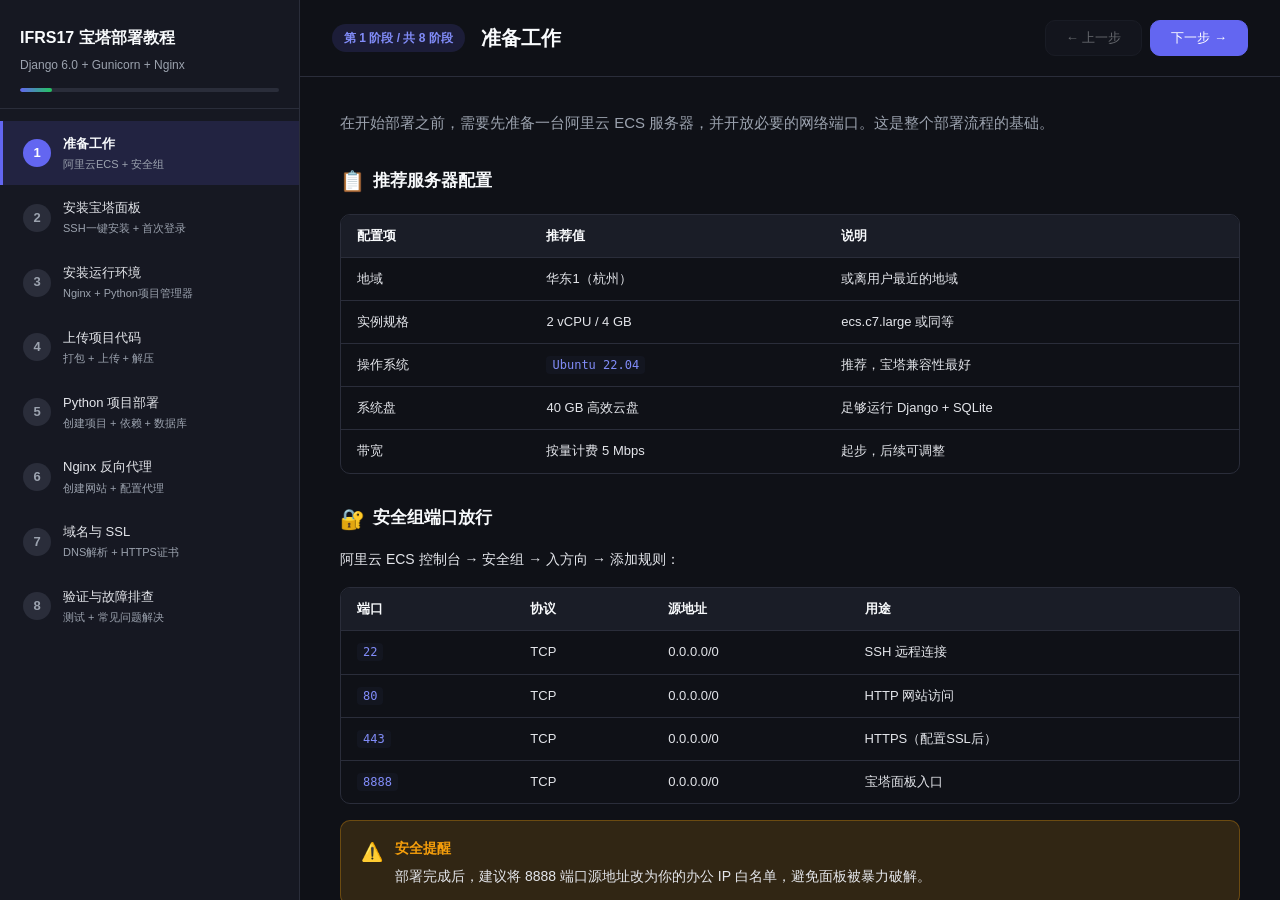
<file: deploy/baota-deploy-tutorial.html>
<!DOCTYPE html>
<html lang="zh-CN">
<head>
<meta charset="UTF-8">
<meta name="viewport" content="width=device-width, initial-scale=1.0">
<title>IFRS17 预测模型系统 — 宝塔面板部署视频教程</title>
<style>
:root {
  --bg: #0f1117;
  --bg-card: #1a1d27;
  --bg-code: #131620;
  --bg-sidebar: #161822;
  --text: #e4e6eb;
  --text-dim: #9ca3af;
  --text-bright: #f8fafc;
  --accent: #6366f1;
  --accent-hover: #818cf8;
  --accent-dim: rgba(99,102,241,0.15);
  --green: #22c55e;
  --green-dim: rgba(34,197,94,0.15);
  --yellow: #f59e0b;
  --yellow-dim: rgba(245,158,11,0.15);
  --red: #ef4444;
  --red-dim: rgba(239,68,68,0.15);
  --blue: #3b82f6;
  --blue-dim: rgba(59,130,246,0.15);
  --border: #2a2d3a;
  --radius: 10px;
}

* { margin: 0; padding: 0; box-sizing: border-box; }

body {
  font-family: -apple-system, BlinkMacSystemFont, 'Segoe UI', 'Microsoft YaHei', sans-serif;
  background: var(--bg);
  color: var(--text);
  line-height: 1.7;
  overflow: hidden;
  height: 100vh;
}

/* Layout */
.app {
  display: flex;
  height: 100vh;
}

/* Sidebar */
.sidebar {
  width: 300px;
  background: var(--bg-sidebar);
  border-right: 1px solid var(--border);
  display: flex;
  flex-direction: column;
  flex-shrink: 0;
  overflow-y: auto;
}

.sidebar-header {
  padding: 24px 20px 16px;
  border-bottom: 1px solid var(--border);
}

.sidebar-header h1 {
  font-size: 16px;
  color: var(--text-bright);
  margin-bottom: 4px;
}

.sidebar-header p {
  font-size: 12px;
  color: var(--text-dim);
}

.progress-bar {
  height: 4px;
  background: var(--border);
  border-radius: 2px;
  margin-top: 12px;
  overflow: hidden;
}

.progress-fill {
  height: 100%;
  background: linear-gradient(90deg, var(--accent), var(--green));
  width: 0%;
  transition: width 0.4s ease;
  border-radius: 2px;
}

.step-list {
  flex: 1;
  padding: 12px 0;
}

.step-item {
  display: flex;
  align-items: center;
  padding: 12px 20px;
  cursor: pointer;
  transition: all 0.2s;
  border-left: 3px solid transparent;
  gap: 12px;
}

.step-item:hover {
  background: rgba(99,102,241,0.08);
}

.step-item.active {
  background: var(--accent-dim);
  border-left-color: var(--accent);
}

.step-item.done .step-num {
  background: var(--green);
  color: #fff;
}

.step-num {
  width: 28px;
  height: 28px;
  border-radius: 50%;
  background: var(--border);
  color: var(--text-dim);
  display: flex;
  align-items: center;
  justify-content: center;
  font-size: 13px;
  font-weight: 600;
  flex-shrink: 0;
  transition: all 0.2s;
}

.step-item.active .step-num {
  background: var(--accent);
  color: #fff;
}

.step-info {
  flex: 1;
  min-width: 0;
}

.step-title {
  font-size: 13px;
  color: var(--text);
  white-space: nowrap;
  overflow: hidden;
  text-overflow: ellipsis;
}

.step-item.active .step-title {
  color: var(--text-bright);
  font-weight: 600;
}

.step-desc {
  font-size: 11px;
  color: var(--text-dim);
  white-space: nowrap;
  overflow: hidden;
  text-overflow: ellipsis;
}

/* Main content */
.main {
  flex: 1;
  display: flex;
  flex-direction: column;
  overflow: hidden;
}

.content-header {
  padding: 20px 32px;
  border-bottom: 1px solid var(--border);
  display: flex;
  align-items: center;
  justify-content: space-between;
  flex-shrink: 0;
}

.content-header-left {
  display: flex;
  align-items: center;
  gap: 16px;
}

.phase-badge {
  background: var(--accent-dim);
  color: var(--accent-hover);
  padding: 4px 12px;
  border-radius: 20px;
  font-size: 12px;
  font-weight: 600;
}

.content-header h2 {
  font-size: 20px;
  color: var(--text-bright);
}

.nav-buttons {
  display: flex;
  gap: 8px;
}

.nav-btn {
  padding: 8px 20px;
  border: 1px solid var(--border);
  background: var(--bg-card);
  color: var(--text);
  border-radius: var(--radius);
  cursor: pointer;
  font-size: 13px;
  transition: all 0.2s;
  display: flex;
  align-items: center;
  gap: 6px;
}

.nav-btn:hover:not(:disabled) {
  border-color: var(--accent);
  color: var(--accent-hover);
}

.nav-btn:disabled {
  opacity: 0.4;
  cursor: not-allowed;
}

.nav-btn.primary {
  background: var(--accent);
  border-color: var(--accent);
  color: #fff;
}

.nav-btn.primary:hover:not(:disabled) {
  background: var(--accent-hover);
}

.content-body {
  flex: 1;
  overflow-y: auto;
  padding: 32px;
}

.content-section {
  max-width: 900px;
  margin: 0 auto;
}

/* Content elements */
.intro-text {
  font-size: 15px;
  color: var(--text-dim);
  margin-bottom: 24px;
  line-height: 1.8;
}

h3 {
  font-size: 17px;
  color: var(--text-bright);
  margin: 28px 0 12px;
  display: flex;
  align-items: center;
  gap: 8px;
}

h3 .icon {
  font-size: 20px;
}

h4 {
  font-size: 14px;
  color: var(--accent-hover);
  margin: 20px 0 8px;
}

p {
  margin-bottom: 12px;
  font-size: 14px;
}

/* Table */
.table-wrap {
  overflow-x: auto;
  margin: 16px 0;
  border-radius: var(--radius);
  border: 1px solid var(--border);
}

table {
  width: 100%;
  border-collapse: collapse;
  font-size: 13px;
}

th {
  background: var(--bg-card);
  color: var(--text-bright);
  padding: 10px 16px;
  text-align: left;
  font-weight: 600;
  border-bottom: 1px solid var(--border);
  white-space: nowrap;
}

td {
  padding: 10px 16px;
  border-bottom: 1px solid var(--border);
  color: var(--text);
}

tr:last-child td {
  border-bottom: none;
}

tr:hover td {
  background: rgba(99,102,241,0.05);
}

td code {
  background: var(--bg-code);
  padding: 2px 6px;
  border-radius: 4px;
  font-size: 12px;
  color: var(--accent-hover);
}

/* Code block */
.code-block {
  background: var(--bg-code);
  border: 1px solid var(--border);
  border-radius: var(--radius);
  margin: 16px 0;
  overflow: hidden;
}

.code-header {
  display: flex;
  align-items: center;
  justify-content: space-between;
  padding: 8px 16px;
  background: rgba(255,255,255,0.03);
  border-bottom: 1px solid var(--border);
}

.code-lang {
  font-size: 12px;
  color: var(--text-dim);
  font-weight: 600;
  text-transform: uppercase;
  letter-spacing: 0.5px;
}

.copy-btn {
  background: transparent;
  border: 1px solid var(--border);
  color: var(--text-dim);
  padding: 4px 12px;
  border-radius: 6px;
  cursor: pointer;
  font-size: 12px;
  transition: all 0.2s;
}

.copy-btn:hover {
  border-color: var(--accent);
  color: var(--accent-hover);
}

.copy-btn.copied {
  border-color: var(--green);
  color: var(--green);
}

.code-block pre {
  padding: 16px;
  overflow-x: auto;
  font-family: 'Fira Code', 'Consolas', 'Monaco', monospace;
  font-size: 13px;
  line-height: 1.6;
  color: #c9d1d9;
}

.code-block .comment { color: #6a9955; }
.code-block .keyword { color: #c678dd; }
.code-block .string { color: #98c379; }
.code-block .number { color: #d19a66; }

/* Alert boxes */
.alert {
  padding: 16px 20px;
  border-radius: var(--radius);
  margin: 16px 0;
  display: flex;
  gap: 12px;
  align-items: flex-start;
  font-size: 14px;
}

.alert-icon {
  font-size: 18px;
  flex-shrink: 0;
}

.alert-content {
  flex: 1;
}

.alert-title {
  font-weight: 700;
  margin-bottom: 4px;
}

.alert-warning {
  background: var(--yellow-dim);
  border: 1px solid rgba(245,158,11,0.3);
}

.alert-warning .alert-title { color: var(--yellow); }
.alert-warning .alert-icon { color: var(--yellow); }

.alert-danger {
  background: var(--red-dim);
  border: 1px solid rgba(239,68,68,0.3);
}

.alert-danger .alert-title { color: var(--red); }
.alert-danger .alert-icon { color: var(--red); }

.alert-info {
  background: var(--blue-dim);
  border: 1px solid rgba(59,130,246,0.3);
}

.alert-info .alert-title { color: var(--blue); }
.alert-info .alert-icon { color: var(--blue); }

.alert-success {
  background: var(--green-dim);
  border: 1px solid rgba(34,197,94,0.3);
}

.alert-success .alert-title { color: var(--green); }
.alert-success .alert-icon { color: var(--green); }

/* Checklist */
.checklist {
  margin: 16px 0;
}

.checklist-item {
  display: flex;
  align-items: center;
  gap: 10px;
  padding: 8px 0;
  cursor: pointer;
  font-size: 14px;
  transition: all 0.2s;
}

.checklist-item:hover {
  color: var(--text-bright);
}

.checklist-box {
  width: 20px;
  height: 20px;
  border: 2px solid var(--border);
  border-radius: 5px;
  display: flex;
  align-items: center;
  justify-content: center;
  flex-shrink: 0;
  transition: all 0.2s;
  font-size: 12px;
  color: transparent;
}

.checklist-item.checked .checklist-box {
  background: var(--green);
  border-color: var(--green);
  color: #fff;
}

.checklist-item.checked .checklist-text {
  text-decoration: line-through;
  color: var(--text-dim);
}

/* Flow diagram */
.flow-diagram {
  display: flex;
  align-items: center;
  justify-content: center;
  gap: 0;
  margin: 24px 0;
  flex-wrap: wrap;
}

.flow-node {
  background: var(--bg-card);
  border: 1px solid var(--border);
  border-radius: var(--radius);
  padding: 16px 20px;
  text-align: center;
  min-width: 120px;
}

.flow-node-icon {
  font-size: 28px;
  margin-bottom: 6px;
}

.flow-node-title {
  font-size: 13px;
  font-weight: 600;
  color: var(--text-bright);
}

.flow-node-desc {
  font-size: 11px;
  color: var(--text-dim);
  margin-top: 4px;
}

.flow-arrow {
  color: var(--accent);
  font-size: 20px;
  padding: 0 12px;
}

/* Troubleshooting */
.trouble-card {
  background: var(--bg-card);
  border: 1px solid var(--border);
  border-radius: var(--radius);
  margin: 12px 0;
  overflow: hidden;
}

.trouble-header {
  padding: 14px 20px;
  cursor: pointer;
  display: flex;
  align-items: center;
  justify-content: space-between;
  transition: all 0.2s;
}

.trouble-header:hover {
  background: rgba(99,102,241,0.05);
}

.trouble-q {
  display: flex;
  align-items: center;
  gap: 10px;
  font-size: 14px;
  font-weight: 600;
  color: var(--text-bright);
}

.trouble-toggle {
  color: var(--text-dim);
  transition: transform 0.2s;
  font-size: 12px;
}

.trouble-card.open .trouble-toggle {
  transform: rotate(180deg);
}

.trouble-body {
  max-height: 0;
  overflow: hidden;
  transition: max-height 0.3s ease;
}

.trouble-card.open .trouble-body {
  max-height: 600px;
}

.trouble-content {
  padding: 0 20px 16px;
  font-size: 13px;
  color: var(--text-dim);
  line-height: 1.8;
}

/* Badge */
.badge {
  display: inline-block;
  padding: 2px 8px;
  border-radius: 4px;
  font-size: 11px;
  font-weight: 600;
}

.badge-green { background: var(--green-dim); color: var(--green); }
.badge-yellow { background: var(--yellow-dim); color: var(--yellow); }
.badge-red { background: var(--red-dim); color: var(--red); }
.badge-blue { background: var(--blue-dim); color: var(--blue); }

/* Scrollbar */
::-webkit-scrollbar { width: 8px; height: 8px; }
::-webkit-scrollbar-track { background: var(--bg); }
::-webkit-scrollbar-thumb { background: var(--border); border-radius: 4px; }
::-webkit-scrollbar-thumb:hover { background: #3a3d4a; }

/* Responsive */
@media (max-width: 768px) {
  .sidebar { width: 60px; }
  .step-info { display: none; }
  .sidebar-header h1, .sidebar-header p { display: none; }
  .content-body { padding: 16px; }
}

/* Completion screen */
.completion {
  text-align: center;
  padding: 40px 20px;
}

.completion-icon {
  font-size: 64px;
  margin-bottom: 16px;
}

.completion h2 {
  color: var(--green);
  margin-bottom: 8px;
}

.completion p {
  color: var(--text-dim);
  font-size: 15px;
}

/* Step transition animation */
.content-section {
  animation: fadeIn 0.3s ease;
}

@keyframes fadeIn {
  from { opacity: 0; transform: translateY(10px); }
  to { opacity: 1; transform: translateY(0); }
}
</style>
</head>
<body>
<div class="app">
  <!-- Sidebar -->
  <div class="sidebar">
    <div class="sidebar-header">
      <h1>IFRS17 宝塔部署教程</h1>
      <p>Django 6.0 + Gunicorn + Nginx</p>
      <div class="progress-bar">
        <div class="progress-fill" id="progressFill"></div>
      </div>
    </div>
    <div class="step-list" id="stepList">
      <!-- Steps will be generated by JS -->
    </div>
  </div>

  <!-- Main -->
  <div class="main">
    <div class="content-header">
      <div class="content-header-left">
        <span class="phase-badge" id="phaseBadge">第 1 阶段</span>
        <h2 id="stepTitle">准备工作</h2>
      </div>
      <div class="nav-buttons">
        <button class="nav-btn" id="prevBtn" onclick="navigate(-1)">← 上一步</button>
        <button class="nav-btn primary" id="nextBtn" onclick="navigate(1)">下一步 →</button>
      </div>
    </div>
    <div class="content-body" id="contentBody">
      <!-- Content will be generated by JS -->
    </div>
  </div>
</div>

<script>
const steps = [
  {
    title: '准备工作',
    desc: '阿里云ECS + 安全组',
    content: `
      <div class="content-section">
        <p class="intro-text">在开始部署之前，需要先准备一台阿里云 ECS 服务器，并开放必要的网络端口。这是整个部署流程的基础。</p>

        <h3><span class="icon">📋</span> 推荐服务器配置</h3>
        <div class="table-wrap">
          <table>
            <tr><th>配置项</th><th>推荐值</th><th>说明</th></tr>
            <tr><td>地域</td><td>华东1（杭州）</td><td>或离用户最近的地域</td></tr>
            <tr><td>实例规格</td><td>2 vCPU / 4 GB</td><td>ecs.c7.large 或同等</td></tr>
            <tr><td>操作系统</td><td><code>Ubuntu 22.04</code></td><td>推荐，宝塔兼容性最好</td></tr>
            <tr><td>系统盘</td><td>40 GB 高效云盘</td><td>足够运行 Django + SQLite</td></tr>
            <tr><td>带宽</td><td>按量计费 5 Mbps</td><td>起步，后续可调整</td></tr>
          </table>
        </div>

        <h3><span class="icon">🔐</span> 安全组端口放行</h3>
        <p>阿里云 ECS 控制台 → 安全组 → 入方向 → 添加规则：</p>
        <div class="table-wrap">
          <table>
            <tr><th>端口</th><th>协议</th><th>源地址</th><th>用途</th></tr>
            <tr><td><code>22</code></td><td>TCP</td><td>0.0.0.0/0</td><td>SSH 远程连接</td></tr>
            <tr><td><code>80</code></td><td>TCP</td><td>0.0.0.0/0</td><td>HTTP 网站访问</td></tr>
            <tr><td><code>443</code></td><td>TCP</td><td>0.0.0.0/0</td><td>HTTPS（配置SSL后）</td></tr>
            <tr><td><code>8888</code></td><td>TCP</td><td>0.0.0.0/0</td><td>宝塔面板入口</td></tr>
          </table>
        </div>

        <div class="alert alert-warning">
          <span class="alert-icon">⚠️</span>
          <div class="alert-content">
            <div class="alert-title">安全提醒</div>
            部署完成后，建议将 8888 端口源地址改为你的办公 IP 白名单，避免面板被暴力破解。
          </div>
        </div>

        <h3><span class="icon">🏗️</span> 部署架构总览</h3>
        <div class="flow-diagram">
          <div class="flow-node">
            <div class="flow-node-icon">🌐</div>
            <div class="flow-node-title">浏览器</div>
            <div class="flow-node-desc">用户访问 :80</div>
          </div>
          <div class="flow-arrow">→</div>
          <div class="flow-node">
            <div class="flow-node-icon">⚡</div>
            <div class="flow-node-title">Nginx</div>
            <div class="flow-node-desc">反向代理 + 静态文件</div>
          </div>
          <div class="flow-arrow">→</div>
          <div class="flow-node">
            <div class="flow-node-icon">🐍</div>
            <div class="flow-node-title">Gunicorn</div>
            <div class="flow-node-desc">:8000 WSGI</div>
          </div>
          <div class="flow-arrow">→</div>
          <div class="flow-node">
            <div class="flow-node-icon">📊</div>
            <div class="flow-node-title">Django</div>
            <div class="flow-node-desc">IFRS17 应用</div>
          </div>
        </div>

        <div class="checklist">
          <div class="checklist-item" onclick="toggleCheck(this)">
            <div class="checklist-box">✓</div>
            <span class="checklist-text">已购买阿里云 ECS 实例</span>
          </div>
          <div class="checklist-item" onclick="toggleCheck(this)">
            <div class="checklist-box">✓</div>
            <span class="checklist-text">已配置安全组放行 22/80/443/8888 端口</span>
          </div>
          <div class="checklist-item" onclick="toggleCheck(this)">
            <div class="checklist-box">✓</div>
            <span class="checklist-text">已记录服务器公网 IP 地址</span>
          </div>
        </div>
      </div>
    `
  },
  {
    title: '安装宝塔面板',
    desc: 'SSH一键安装 + 首次登录',
    content: `
      <div class="content-section">
        <p class="intro-text">通过 SSH 连接到服务器，执行宝塔面板一键安装脚本。安装过程约 3~5 分钟。</p>

        <h3><span class="icon">🔗</span> SSH 登录服务器</h3>
        <div class="code-block">
          <div class="code-header">
            <span class="code-lang">Bash</span>
            <button class="copy-btn" onclick="copyCode(this)">复制</button>
          </div>
          <pre>ssh root@<span style="color:#d19a66">你的公网IP</span></pre>
        </div>

        <h3><span class="icon">📦</span> 一键安装宝塔面板</h3>
        <h4>Ubuntu 22.04（推荐）</h4>
        <div class="code-block">
          <div class="code-header">
            <span class="code-lang">Bash</span>
            <button class="copy-btn" onclick="copyCode(this)">复制</button>
          </div>
          <pre>wget -O install.sh https://download.bt.cn/install/install-ubuntu_6.0.sh && sudo bash install.sh ed8484bec</pre>
        </div>

        <h4>CentOS 7/8</h4>
        <div class="code-block">
          <div class="code-header">
            <span class="code-lang">Bash</span>
            <button class="copy-btn" onclick="copyCode(this)">复制</button>
          </div>
          <pre>yum install -y wget && wget -O install.sh https://download.bt.cn/install/install_6.0.sh && sh install.sh ed8484bec</pre>
        </div>

        <h3><span class="icon">✅</span> 安装完成后</h3>
        <p>终端会显示面板登录信息，<strong>务必保存</strong>：</p>
        <div class="code-block">
          <div class="code-header">
            <span class="code-lang">Output</span>
            <button class="copy-btn" onclick="copyCode(this)">复制</button>
          </div>
          <pre><span style="color:#6a9955">==================================================================</span>
外网面板地址: http://203.0.113.1:8888/abc12345
内网面板地址: http://10.0.0.1:8888/abc12345
username: abcdefgh
password: xxxxxxxxx
<span style="color:#6a9955">==================================================================</span></pre>
        </div>

        <div class="alert alert-info">
          <span class="alert-icon">💡</span>
          <div class="alert-content">
            <div class="alert-title">忘记密码？</div>
            SSH 执行 <code>bt default</code> 即可重新查看面板登录信息。
          </div>
        </div>

        <h3><span class="icon">🖥️</span> 首次登录设置</h3>
        <p>浏览器打开 <code>http://公网IP:8888/安全入口</code>，登录后：</p>
        <div class="checklist">
          <div class="checklist-item" onclick="toggleCheck(this)">
            <div class="checklist-box">✓</div>
            <span class="checklist-text">绑定宝塔账号（支持微信扫码）</span>
          </div>
          <div class="checklist-item" onclick="toggleCheck(this)">
            <div class="checklist-box">✓</div>
            <span class="checklist-text">修改面板端口（不要用默认 8888）</span>
          </div>
          <div class="checklist-item" onclick="toggleCheck(this)">
            <div class="checklist-box">✓</div>
            <span class="checklist-text">开启二次验证</span>
          </div>
        </div>
      </div>
    `
  },
  {
    title: '安装运行环境',
    desc: 'Nginx + Python项目管理器',
    content: `
      <div class="content-section">
        <p class="intro-text">登录宝塔后，需要安装 Nginx 作为反向代理，以及 Python 项目管理器来管理 Django 应用。</p>

        <h3><span class="icon">⚙️</span> 安装推荐套件</h3>
        <p>首次登录会弹出「推荐安装套件」弹窗：</p>
        <div class="table-wrap">
          <table>
            <tr><th>组件</th><th>是否安装</th><th>说明</th></tr>
            <tr><td><strong>Nginx 1.24+</strong></td><td><span class="badge badge-green">必装</span></td><td>反向代理 + 静态文件服务</td></tr>
            <tr><td>Apache</td><td><span class="badge badge-red">不装</span></td><td>Django 用 Nginx 即可</td></tr>
            <tr><td>MySQL 8.0</td><td><span class="badge badge-yellow">可选</span></td><td>本项目用 SQLite，暂不需要</td></tr>
            <tr><td>PHP</td><td><span class="badge badge-red">不装</span></td><td>Django 是 Python 框架</td></tr>
            <tr><td>Redis</td><td><span class="badge badge-red">不装</span></td><td>本项目暂不需要缓存</td></tr>
          </table>
        </div>
        <p>点击「极速安装」，等待 5~10 分钟完成。</p>

        <h3><span class="icon">🐍</span> 安装 Python 项目管理器</h3>
        <p>宝塔 11.8 的核心组件，用于管理 Python Web 项目：</p>
        <div class="checklist">
          <div class="checklist-item" onclick="toggleCheck(this)">
            <div class="checklist-box">✓</div>
            <span class="checklist-text">左侧菜单 → 软件商店</span>
          </div>
          <div class="checklist-item" onclick="toggleCheck(this)">
            <div class="checklist-box">✓</div>
            <span class="checklist-text">搜索「Python项目管理器」</span>
          </div>
          <div class="checklist-item" onclick="toggleCheck(this)">
            <div class="checklist-box">✓</div>
            <span class="checklist-text">点击安装</span>
          </div>
        </div>

        <h3><span class="icon">📂</span> 安装 Python 3.13</h3>
        <p>安装完插件后，进入 Python 项目管理器 → 顶部「版本管理」标签：</p>
        <div class="checklist">
          <div class="checklist-item" onclick="toggleCheck(this)">
            <div class="checklist-box">✓</div>
            <span class="checklist-text">点击「安装」，选择 Python 3.13</span>
          </div>
          <div class="checklist-item" onclick="toggleCheck(this)">
            <div class="checklist-box">✓</div>
            <span class="checklist-text">等待编译安装完成（约3分钟）</span>
          </div>
        </div>

        <div class="alert alert-info">
          <span class="alert-icon">📌</span>
          <div class="alert-content">
            <div class="alert-title">宝塔 11.8 新特性</div>
            • Python 版本云端解析安装，无需手动编译<br>
            • 智能依赖分析，上传 requirements.txt 自动检测版本冲突<br>
            • 一键性能调优，根据 CPU 核数自动生成 Gunicorn 参数<br>
            • 独立虚拟环境，项目之间互不污染
          </div>
        </div>
      </div>
    `
  },
  {
    title: '上传项目代码',
    desc: '打包 + 上传 + 解压',
    content: `
      <div class="content-section">
        <p class="intro-text">将本地项目代码打包后上传到服务器。有两种方式可选。</p>

        <h3><span class="icon">🗜️</span> 本地打包项目</h3>
        <p>在 Windows 本地 PowerShell 执行：</p>
        <div class="code-block">
          <div class="code-header">
            <span class="code-lang">PowerShell</span>
            <button class="copy-btn" onclick="copyCode(this)">复制</button>
          </div>
          <pre>cd D:\\IFRS17预测模型

tar -czf ifrs17-system.tar.gz \\
  --exclude='__pycache__' \\
  --exclude='*.sqlite3' \\
  --exclude='.workbuddy' \\
  --exclude='.playwright-cli' \\
  ifrs17-system/</pre>
        </div>

        <h3><span class="icon">📤</span> 方式一：宝塔文件管理器（推荐）</h3>
        <div class="checklist">
          <div class="checklist-item" onclick="toggleCheck(this)">
            <div class="checklist-box">✓</div>
            <span class="checklist-text">宝塔左侧 → 文件 → 导航到 /www/wwwroot/</span>
          </div>
          <div class="checklist-item" onclick="toggleCheck(this)">
            <div class="checklist-box">✓</div>
            <span class="checklist-text">新建文件夹 ifrs17-system</span>
          </div>
          <div class="checklist-item" onclick="toggleCheck(this)">
            <div class="checklist-box">✓</div>
            <span class="checklist-text">双击进入目录 → 点击上传按钮</span>
          </div>
          <div class="checklist-item" onclick="toggleCheck(this)">
            <div class="checklist-box">✓</div>
            <span class="checklist-text">选择 ifrs17-system.tar.gz 上传</span>
          </div>
          <div class="checklist-item" onclick="toggleCheck(this)">
            <div class="checklist-box">✓</div>
            <span class="checklist-text">右键 tar.gz → 解压到当前目录</span>
          </div>
          <div class="checklist-item" onclick="toggleCheck(this)">
            <div class="checklist-box">✓</div>
            <span class="checklist-text">删除 tar.gz 文件</span>
          </div>
        </div>

        <h3><span class="icon">📤</span> 方式二：SCP 直传</h3>
        <div class="code-block">
          <div class="code-header">
            <span class="code-lang">Bash</span>
            <button class="copy-btn" onclick="copyCode(this)">复制</button>
          </div>
          <pre><span style="color:#6a9955"># 本地终端执行</span>
scp "D:\\IFRS17预测模型\\ifrs17-system.tar.gz" root@<span style="color:#d19a66">公网IP</span>:/www/wwwroot/

<span style="color:#6a9955"># SSH 登录后解压</span>
ssh root@<span style="color:#d19a66">公网IP</span>
cd /www/wwwroot && mkdir -p ifrs17-system
tar -xzf ifrs17-system.tar.gz --strip-components=1 -C ifrs17-system/
rm ifrs17-system.tar.gz</pre>
        </div>

        <h3><span class="icon">📁</span> 确认项目结构</h3>
        <p>解压后，/www/wwwroot/ifrs17-system/ 目录应包含：</p>
        <div class="code-block">
          <div class="code-header">
            <span class="code-lang">目录结构</span>
            <button class="copy-btn" onclick="copyCode(this)">复制</button>
          </div>
          <pre>/www/wwwroot/ifrs17-system/
├── manage.py                  <span style="color:#6a9955"># Django 入口</span>
├── requirements.txt           <span style="color:#6a9955"># Python 依赖</span>
├── gunicorn_config_baota.py   <span style="color:#6a9955"># Gunicorn 宝塔适配配置</span>
├── data_fixtures/             <span style="color:#6a9955"># 初始数据</span>
├── data_input/                <span style="color:#6a9955"># 核心应用</span>
├── ifrs17_core/               <span style="color:#6a9955"># Django 配置</span>
│   ├── settings.py            <span style="color:#6a9955"># 开发配置</span>
│   ├── settings_prod.py       <span style="color:#6a9955"># 生产配置</span>
│   └── wsgi.py                <span style="color:#6a9955"># WSGI 入口</span>
├── static/                    <span style="color:#6a9955"># 前端资源</span>
└── templates/                 <span style="color:#6a9955"># HTML 模板</span></pre>
        </div>
      </div>
    `
  },
  {
    title: 'Python 项目部署',
    desc: '创建项目 + 依赖 + 数据库',
    content: `
      <div class="content-section">
        <p class="intro-text">在宝塔 Python 项目管理器中创建项目，安装依赖，初始化数据库并收集静态文件。</p>

        <h3><span class="icon">🐍</span> 5.1 创建 Python 项目</h3>
        <p>软件商店 → 已安装 → Python项目管理器 → 设置 → 项目管理 → 添加项目</p>
        <div class="table-wrap">
          <table>
            <tr><th>字段</th><th>填写内容</th><th>说明</th></tr>
            <tr><td>项目名称</td><td><code>ifrs17</code></td><td>不含特殊字符</td></tr>
            <tr><td>项目路径</td><td><code>/www/wwwroot/ifrs17-system</code></td><td>点右侧选择</td></tr>
            <tr><td>运行用户</td><td><code>www</code></td><td>不要用 root</td></tr>
            <tr><td>Python版本</td><td><code>Python 3.13</code></td><td>下拉选择</td></tr>
            <tr><td>框架</td><td><code>Django</code></td><td>下拉选择</td></tr>
            <tr><td>启动方式</td><td><code>gunicorn</code></td><td>下拉选择</td></tr>
            <tr><td>启动文件</td><td><code>ifrs17_core.wsgi:application</code></td><td>WSGI 入口</td></tr>
            <tr><td>端口</td><td><code>8000</code></td><td>Gunicorn 监听端口</td></tr>
            <tr><td>开机启动</td><td><span class="badge badge-green">勾选</span></td><td>重启自动启动</td></tr>
          </table>
        </div>

        <div class="alert alert-danger">
          <span class="alert-icon">⚠️</span>
          <div class="alert-content">
            <div class="alert-title">端口一致性关键</div>
            项目端口设为 <code>8000</code>，后续 Nginx 的 <code>proxy_pass</code> 也必须指向 <code>8000</code>。端口不一致是 502 错误的最常见原因。
          </div>
        </div>

        <h3><span class="icon">📚</span> 5.2 安装 Python 依赖</h3>
        <p>宝塔左侧 → 终端，执行：</p>
        <div class="code-block">
          <div class="code-header">
            <span class="code-lang">Bash</span>
            <button class="copy-btn" onclick="copyCode(this)">复制</button>
          </div>
          <pre><span style="color:#6a9955"># 进入项目目录</span>
cd /www/wwwroot/ifrs17-system

<span style="color:#6a9955"># 创建虚拟环境（如果面板没自动创建）</span>
python3.13 -m venv venv

<span style="color:#6a9955"># 激活虚拟环境</span>
source venv/bin/activate

<span style="color:#6a9955"># 升级 pip</span>
pip install --upgrade pip

<span style="color:#6a9955"># 安装依赖（使用国内镜像加速）</span>
pip install -r requirements.txt -i https://mirrors.tencent.com/pypi/simple/

<span style="color:#6a9955"># 验证</span>
python -c "import django; print('Django', django.VERSION)"</pre>
        </div>
        <p>依赖文件内容（仅3个包）：</p>
        <div class="code-block">
          <div class="code-header">
            <span class="code-lang">requirements.txt</span>
            <button class="copy-btn" onclick="copyCode(this)">复制</button>
          </div>
          <pre>Django==6.0.6
openpyxl==3.1.5
gunicorn==23.0.0</pre>
        </div>

        <h3><span class="icon">🔑</span> 5.3 生成生产密钥</h3>
        <div class="code-block">
          <div class="code-header">
            <span class="code-lang">Bash</span>
            <button class="copy-btn" onclick="copyCode(this)">复制</button>
          </div>
          <pre>cd /www/wwwroot/ifrs17-system
source venv/bin/activate

python -c "
import secrets
key = secrets.token_urlsafe(50)
with open('ifrs17_core/settings_prod.py', 'r') as f:
    content = f.read()
content = content.replace('your-production-secret-key-here', key)
with open('ifrs17_core/settings_prod.py', 'w') as f:
    f.write(content)
print('SECRET_KEY 已更新')
"</pre>
        </div>

        <h3><span class="icon">🗄️</span> 5.4 初始化数据库</h3>
        <div class="code-block">
          <div class="code-header">
            <span class="code-lang">Bash</span>
            <button class="copy-btn" onclick="copyCode(this)">复制</button>
          </div>
          <pre>cd /www/wwwroot/ifrs17-system
source venv/bin/activate

<span style="color:#6a9955"># 1. 执行数据库迁移</span>
python manage.py migrate

<span style="color:#6a9955"># 2. 收集静态文件</span>
python manage.py collectstatic --noinput

<span style="color:#6a9955"># 3. 加载初始数据（如有）</span>
python manage.py init_data

<span style="color:#6a9955"># 4. 创建超级用户</span>
python manage.py createsuperuser
<span style="color:#6a9955"># 用户名: admin  密码: 自行设置</span></pre>
        </div>

        <h3><span class="icon">🔒</span> 5.5 设置文件权限</h3>
        <div class="code-block">
          <div class="code-header">
            <span class="code-lang">Bash</span>
            <button class="copy-btn" onclick="copyCode(this)">复制</button>
          </div>
          <pre><span style="color:#6a9955"># 创建日志目录</span>
mkdir -p /var/log/ifrs17 /var/run/ifrs17

<span style="color:#6a9955"># 设置项目权限（宝塔 Nginx 使用 www 用户）</span>
chown -R www:www /www/wwwroot/ifrs17-system/
chmod -R 755 /www/wwwroot/ifrs17-system/
chmod 664 /www/wwwroot/ifrs17-system/db.sqlite3

<span style="color:#6a9955"># 日志目录权限</span>
chown -R www:www /var/log/ifrs17 /var/run/ifrs17
chmod 755 /var/log/ifrs17 /var/run/ifrs17</pre>
        </div>

        <h3><span class="icon">🚀</span> 5.6 启动项目</h3>
        <p>回到 Python 项目管理器 → 找到 ifrs17 → 点击「启动」，状态应显示 🟢 运行中。</p>

        <div class="alert alert-info">
          <span class="alert-icon">💡</span>
          <div class="alert-content">
            <div class="alert-title">验证启动成功</div>
            终端执行 <code>curl http://127.0.0.1:8000/</code>，如果返回 HTML 内容则说明 Gunicorn 已正常工作。
          </div>
        </div>
      </div>
    `
  },
  {
    title: 'Nginx 反向代理',
    desc: '创建网站 + 配置代理',
    content: `
      <div class="content-section">
        <p class="intro-text">配置 Nginx 反向代理，将 80 端口的请求转发到 Gunicorn 的 8000 端口，并处理静态文件服务。</p>

        <h3><span class="icon">🌐</span> 6.1 创建网站</h3>
        <div class="checklist">
          <div class="checklist-item" onclick="toggleCheck(this)">
            <div class="checklist-box">✓</div>
            <span class="checklist-text">宝塔左侧 → 网站 → 添加站点</span>
          </div>
          <div class="checklist-item" onclick="toggleCheck(this)">
            <div class="checklist-box">✓</div>
            <span class="checklist-text">域名填写你的公网 IP 或域名</span>
          </div>
          <div class="checklist-item" onclick="toggleCheck(this)">
            <div class="checklist-box">✓</div>
            <span class="checklist-text">根目录选择 /www/wwwroot/ifrs17-system</span>
          </div>
          <div class="checklist-item" onclick="toggleCheck(this)">
            <div class="checklist-box">✓</div>
            <span class="checklist-text">PHP版本选「纯静态」</span>
          </div>
          <div class="checklist-item" onclick="toggleCheck(this)">
            <div class="checklist-box">✓</div>
            <span class="checklist-text">不创建 FTP 和数据库</span>
          </div>
        </div>

        <h3><span class="icon">🔄</span> 6.2 配置反向代理</h3>
        <p>网站列表 → 点击站点名称 → 反向代理 → 添加反向代理：</p>
        <div class="table-wrap">
          <table>
            <tr><th>字段</th><th>值</th></tr>
            <tr><td>代理名称</td><td><code>ifrs17_backend</code></td></tr>
            <tr><td>目标URL</td><td><code>http://127.0.0.1:8000</code></td></tr>
            <tr><td>发送域名</td><td><code>$host</code></td></tr>
          </table>
        </div>

        <h3><span class="icon">📝</span> 6.3 修改 Nginx 配置文件</h3>
        <p>站点设置 → 「配置文件」标签，用以下内容替换（注意保留宝塔标记段）：</p>

        <div class="code-block">
          <div class="code-header">
            <span class="code-lang">Nginx</span>
            <button class="copy-btn" onclick="copyCode(this)">复制</button>
          </div>
          <pre>server {
    listen 80;
    server_name <span style="color:#d19a66">你的域名或IP</span>;
    root /www/wwwroot/ifrs17-system;

    <span style="color:#6a9955"># 保留宝塔自动生成的标记段...</span>

    <span style="color:#6a9955"># ===== 静态文件（^~ 优先匹配）=====</span>
    location ^~ /static/ {
        alias /www/wwwroot/ifrs17-system/staticfiles/;
        expires 30d;
        add_header Cache-Control "public, immutable";
        access_log off;
    }

    location ^~ /media/ {
        alias /www/wwwroot/ifrs17-system/media/;
        expires 7d;
    }

    <span style="color:#6a9955"># ===== 反向代理 =====</span>
    location / {
        <span style="color:#6a9955"># 端口必须与 Gunicorn bind 一致</span>
        proxy_pass http://127.0.0.1:8000;
        proxy_set_header Host $host;
        proxy_set_header X-Real-IP $remote_addr;
        proxy_set_header X-Forwarded-For $proxy_add_x_forwarded_for;
        proxy_set_header X-Forwarded-Proto $scheme;

        proxy_http_version 1.1;
        proxy_set_header Upgrade $http_upgrade;
        proxy_set_header Connection "upgrade";

        <span style="color:#6a9955"># 上传超时设置</span>
        proxy_connect_timeout 60s;
        proxy_read_timeout 120s;
        proxy_send_timeout 120s;

        <span style="color:#6a9955"># 缓冲区设置</span>
        proxy_buffer_size 128k;
        proxy_buffers 4 256k;
        proxy_busy_buffers_size 256k;
    }

    access_log /www/wwwlogs/ifrs17-system.log;
    error_log /www/wwwlogs/ifrs17-system.error.log;
}</pre>
        </div>

        <div class="alert alert-danger">
          <span class="alert-icon">🔴</span>
          <div class="alert-content">
            <div class="alert-title">三个必查项</div>
            1. <code>proxy_pass</code> 端口 = Gunicorn <code>bind</code> 端口（必须都是 8000）<br>
            2. 静态文件用 <code>^~</code> 前缀，否则被敏感文件规则拦截<br>
            3. 必须先执行 <code>python manage.py collectstatic</code> 生成 staticfiles 目录
          </div>
        </div>

        <h3><span class="icon">✅</span> 6.4 保存并重载</h3>
        <p>保存配置后，点击页面顶部「重载配置」使 Nginx 生效。</p>
      </div>
    `
  },
  {
    title: '域名与 SSL',
    desc: 'DNS解析 + HTTPS证书',
    content: `
      <div class="content-section">
        <p class="intro-text">如果使用域名访问，需要配置 DNS 解析和 SSL 证书。如果暂时用 IP 测试，可跳过本步。</p>

        <h3><span class="icon">🌍</span> 方式一：使用真实域名</h3>
        <div class="checklist">
          <div class="checklist-item" onclick="toggleCheck(this)">
            <div class="checklist-box">✓</div>
            <span class="checklist-text">购买/注册一个真实域名</span>
          </div>
          <div class="checklist-item" onclick="toggleCheck(this)">
            <div class="checklist-box">✓</div>
            <span class="checklist-text">域名服务商后台添加 A 记录 → 服务器公网 IP</span>
          </div>
          <div class="checklist-item" onclick="toggleCheck(this)">
            <div class="checklist-box">✓</div>
            <span class="checklist-text">等待 DNS 生效（5~30 分钟）</span>
          </div>
          <div class="checklist-item" onclick="toggleCheck(this)">
            <div class="checklist-box">✓</div>
            <span class="checklist-text">宝塔域名管理中替换为真实域名</span>
          </div>
        </div>

        <h3><span class="icon">💻</span> 方式二：本地 hosts 测试</h3>
        <p>修改本地电脑的 hosts 文件（仅本机有效）：</p>
        <div class="table-wrap">
          <table>
            <tr><th>系统</th><th>文件路径</th></tr>
            <tr><td>Windows</td><td><code>C:\\Windows\\System32\\drivers\\etc\\hosts</code></td></tr>
            <tr><td>Linux/Mac</td><td><code>/etc/hosts</code></td></tr>
          </table>
        </div>
        <p>添加一行：</p>
        <div class="code-block">
          <div class="code-header">
            <span class="code-lang">Hosts</span>
            <button class="copy-btn" onclick="copyCode(this)">复制</button>
          </div>
          <pre><span style="color:#d19a66">你的服务器公网IP</span>  ifrs17_backend.com</pre>
        </div>

        <h3><span class="icon">🔒</span> SSL 证书申请（需域名）</h3>
        <div class="checklist">
          <div class="checklist-item" onclick="toggleCheck(this)">
            <div class="checklist-box">✓</div>
            <span class="checklist-text">站点设置 → SSL → Let's Encrypt</span>
          </div>
          <div class="checklist-item" onclick="toggleCheck(this)">
            <div class="checklist-box">✓</div>
            <span class="checklist-text">勾选域名 → 点击「申请」</span>
          </div>
          <div class="checklist-item" onclick="toggleCheck(this)">
            <div class="checklist-box">✓</div>
            <span class="checklist-text">申请成功后开启「强制HTTPS」</span>
          </div>
        </div>

        <div class="alert alert-warning">
          <span class="alert-icon">⚠️</span>
          <div class="alert-content">
            <div class="alert-title">HTTP 下 Cookie 问题</div>
            如果暂时没有 SSL 证书（HTTP 模式），确保 <code>settings_prod.py</code> 中 <code>SESSION_COOKIE_SECURE = False</code>，否则浏览器不会保存登录 Cookie，导致登录后刷新就退出。
          </div>
        </div>
      </div>
    `
  },
  {
    title: '验证与故障排查',
    desc: '测试 + 常见问题解决',
    content: `
      <div class="content-section">
        <p class="intro-text">部署完成后进行系统验证，并了解常见故障的排查方法。</p>

        <h3><span class="icon=">✅</span> 部署验证清单</h3>
        <div class="table-wrap">
          <table>
            <tr><th>检查项</th><th>操作</th><th>预期结果</th></tr>
            <tr><td>Gunicorn 运行</td><td>Python项目管理器 → ifrs17</td><td>🟢 运行中</td></tr>
            <tr><td>Nginx 运行</td><td>软件商店 → Nginx</td><td>🟢 运行中</td></tr>
            <tr><td>登录页面</td><td>访问 <code>http://IP/login/</code></td><td>显示登录表单</td></tr>
            <tr><td>用户登录</td><td>admin / 密码</td><td>跳转到主页</td></tr>
            <tr><td>静态文件</td><td>页面有样式和交互</td><td>无 404 报错</td></tr>
            <tr><td>上传功能</td><td>上传 Excel 文件</td><td>返回校验结果</td></tr>
          </table>
        </div>

        <h3><span class="icon">🔧</span> 常见故障排查</h3>

        <div class="trouble-card">
          <div class="trouble-header" onclick="toggleTrouble(this)">
            <div class="trouble-q"><span class="badge badge-red">502</span> Bad Gateway</div>
            <span class="trouble-toggle">▼</span>
          </div>
          <div class="trouble-body">
            <div class="trouble-content">
              <strong>原因：</strong>Nginx 的 <code>proxy_pass</code> 端口与 Gunicorn 的 <code>bind</code> 端口不一致。<br><br>
              <strong>排查：</strong><br>
              1. 检查 <code>gunicorn_config_baota.py</code> 中 <code>bind = "127.0.0.1:8000"</code><br>
              2. 检查 Nginx 配置中 <code>proxy_pass http://127.0.0.1:8000</code><br>
              3. 两个端口必须完全一致<br>
              4. SSH 执行 <code>ss -tlnp | grep 8000</code> 确认 Gunicorn 在监听
            </div>
          </div>
        </div>

        <div class="trouble-card">
          <div class="trouble-header" onclick="toggleTrouble(this)">
            <div class="trouble-q"><span class="badge badge-red">DNS</span> PROBE_FINISHED_NXDOMAIN</div>
            <span class="trouble-toggle">▼</span>
          </div>
          <div class="trouble-body">
            <div class="trouble-content">
              <strong>原因：</strong>域名未在公网 DNS 中注册或未解析到服务器 IP。<br><br>
              <strong>解决：</strong><br>
              1. 使用真实域名并配置 A 记录指向服务器公网 IP<br>
              2. 或直接用 IP 访问：<code>http://服务器IP/</code><br>
              3. 本地测试可修改 hosts 文件
            </div>
          </div>
        </div>

        <div class="trouble-card">
          <div class="trouble-header" onclick="toggleTrouble(this)">
            <div class="trouble-q"><span class="badge badge-red">连接</span> ERR_CONNECTION_REFUSED (127.0.0.1)</div>
            <span class="trouble-toggle">▼</span>
          </div>
          <div class="trouble-body">
            <div class="trouble-content">
              <strong>原因：</strong>浏览器在本地电脑上输入 <code>127.0.0.1:8080</code>，但项目部署在远程服务器上，本地没有程序监听该端口。<br><br>
              <strong>解决：</strong>使用服务器公网 IP 访问，而不是 <code>127.0.0.1</code>。<code>127.0.0.1</code> 是本机回环地址，只在本机有效。
            </div>
          </div>
        </div>

        <div class="trouble-card">
          <div class="trouble-header" onclick="toggleTrouble(this)">
            <div class="trouble-q"><span class="badge badge-yellow">Nginx</span> "if" directive is not allowed here</div>
            <span class="trouble-toggle">▼</span>
          </div>
          <div class="trouble-body">
            <div class="trouble-content">
              <strong>原因：</strong><code>if</code> 指令出现在了 <code>server{}</code> 或 <code>location{}</code> 块外部。<br><br>
              <strong>排查：</strong>检查 <code>/www/server/panel/vhost/nginx/well-known/ifrs17-system.conf</code> 文件，第1行是否有 <code>if</code> 指令。<br><br>
              <strong>解决：</strong>将该文件内容替换为：<br>
              <pre style="background:#131620;padding:12px;border-radius:8px;color:#c9d1d9;font-size:12px">location ^~ /.well-known/acme-challenge/ {
    allow all;
    root /www/wwwroot/ifrs17-system;
}</pre>
            </div>
          </div>
        </div>

        <div class="trouble-card">
          <div class="trouble-header" onclick="toggleTrouble(this)">
            <div class="trouble-q"><span class="badge badge-yellow">Nginx</span> proxy_temp_file_write_size 约束错误</div>
            <span class="trouble-toggle">▼</span>
          </div>
          <div class="trouble-body">
            <div class="trouble-content">
              <strong>原因：</strong><code>proxy_temp_file_write_size</code> 必须大于等于 <code>proxy_buffer_size</code> 和 <code>proxy_buffers</code> 单个缓冲区的最大值。<br><br>
              <strong>规则：</strong><br>
              <code>proxy_temp_file_write_size >= max(proxy_buffer_size, proxy_buffers中单个值)</code><br><br>
              <strong>安全配置：</strong><br>
              <pre style="background:#131620;padding:12px;border-radius:8px;color:#c9d1d9;font-size:12px">proxy_buffer_size 128k;
proxy_buffers 4 256k;
proxy_busy_buffers_size 256k;
proxy_temp_file_write_size 256k;  <span style="color:#6a9955"># >= max(128k, 256k) = 256k</span></pre>
            </div>
          </div>
        </div>

        <div class="trouble-card">
          <div class="trouble-header" onclick="toggleTrouble(this)">
            <div class="trouble-q"><span class="badge badge-yellow">404</span> 静态文件 CSS/JS 加载失败</div>
            <span class="trouble-toggle">▼</span>
          </div>
          <div class="trouble-body">
            <div class="trouble-content">
              <strong>原因1：</strong>未执行 collectstatic<br>
              <strong>解决：</strong><code>python manage.py collectstatic --noinput</code><br><br>
              <strong>原因2：</strong>Nginx 静态文件 location 没用 <code>^~</code> 前缀<br>
              <strong>解决：</strong>改为 <code>location ^~ /static/ { ... }</code><br><br>
              <strong>原因3：</strong>alias 路径与 Django STATIC_ROOT 不一致<br>
              <strong>解决：</strong>确认 alias 指向 <code>/www/wwwroot/ifrs17-system/staticfiles/</code>
            </div>
          </div>
        </div>

        <div class="trouble-card">
          <div class="trouble-header" onclick="toggleTrouble(this)">
            <div class="trouble-q"><span class="badge badge-yellow">登录</span> 登录后刷新就退出</div>
            <span class="trouble-toggle">▼</span>
          </div>
          <div class="trouble-body">
            <div class="trouble-content">
              <strong>原因：</strong><code>SESSION_COOKIE_SECURE=True</code> 在 HTTP 下浏览器不保存 Cookie。<br><br>
              <strong>解决：</strong>在 <code>settings_prod.py</code> 中确认：<br>
              <pre style="background:#131620;padding:12px;border-radius:8px;color:#c9d1d9;font-size:12px">_USE_HTTPS = os.environ.get('IFRS17_USE_HTTPS', '0') == '1'
SESSION_COOKIE_SECURE = _USE_HTTPS
CSRF_COOKIE_SECURE = _USE_HTTPS</pre>
              <span style="color:#6a9955"># HTTP 模式下 IFRS17_USE_HTTPS 默认为 '0'，Cookie 安全标志为 False</span>
            </div>
          </div>
        </div>

        <h3><span class="icon">📄</span> 日志查看命令</h3>
        <div class="code-block">
          <div class="code-header">
            <span class="code-lang">Bash</span>
            <button class="copy-btn" onclick="copyCode(this)">复制</button>
          </div>
          <pre><span style="color:#6a9955"># Gunicorn 日志</span>
tail -100 /var/log/ifrs17/gunicorn_error.log
tail -f /var/log/ifrs17/gunicorn_error.log    <span style="color:#6a9955"># 实时监控</span>

<span style="color:#6a9955"># Nginx 日志</span>
tail -100 /www/wwwlogs/ifrs17-system.error.log
tail -f /www/wwwlogs/ifrs17-system.error.log  <span style="color:#6a9955"># 实时监控</span>

<span style="color:#6a9955"># Nginx 配置测试</span>
nginx -t
nginx -s reload</pre>
        </div>

        <h3><span class="icon">🔄</span> 日常运维</h3>
        <div class="table-wrap">
          <table>
            <tr><th>操作</th><th>方法</th></tr>
            <tr><td>重启项目</td><td>Python项目管理器 → ifrs17 → 重启</td></tr>
            <tr><td>更新代码后</td><td><code>python manage.py migrate && python manage.py collectstatic --noinput</code> → 重启</td></tr>
            <tr><td>数据库备份</td><td>宝塔计划任务 → Shell 脚本定时复制 db.sqlite3</td></tr>
            <tr><td>查看日志</td><td><code>tail -f /var/log/ifrs17/gunicorn_error.log</code></td></tr>
          </table>
        </div>

        <div class="alert alert-success">
          <span class="alert-icon">🎉</span>
          <div class="alert-content">
            <div class="alert-title">部署完成！</div>
            如果以上验证全部通过，恭喜你！IFRS17 预测模型系统已成功部署到阿里云服务器。
          </div>
        </div>
      </div>
    `
  }
];

let currentStep = 0;

function renderSidebar() {
  const list = document.getElementById('stepList');
  list.innerHTML = steps.map((step, i) => `
    <div class="step-item ${i === currentStep ? 'active' : ''}" onclick="goToStep(${i})">
      <div class="step-num">${i + 1}</div>
      <div class="step-info">
        <div class="step-title">${step.title}</div>
        <div class="step-desc">${step.desc}</div>
      </div>
    </div>
  `).join('');
  updateProgress();
}

function updateProgress() {
  const progress = ((currentStep + 1) / steps.length) * 100;
  document.getElementById('progressFill').style.width = progress + '%';
  document.getElementById('phaseBadge').textContent = `第 ${currentStep + 1} 阶段 / 共 ${steps.length} 阶段`;
  document.getElementById('stepTitle').textContent = steps[currentStep].title;

  const stepItems = document.querySelectorAll('.step-item');
  stepItems.forEach((item, i) => {
    item.classList.toggle('active', i === currentStep);
    if (i < currentStep) item.classList.add('done');
    else item.classList.remove('done');
  });

  document.getElementById('prevBtn').disabled = currentStep === 0;
  const nextBtn = document.getElementById('nextBtn');
  if (currentStep === steps.length - 1) {
    nextBtn.textContent = '完成 ✓';
  } else {
    nextBtn.textContent = '下一步 →';
  }
}

function renderContent() {
  document.getElementById('contentBody').innerHTML = steps[currentStep].content;
  document.querySelector('.content-body').scrollTop = 0;
}

function goToStep(index) {
  if (index >= 0 && index < steps.length) {
    currentStep = index;
    renderSidebar();
    renderContent();
    updateProgress();
  }
}

function navigate(dir) {
  const newIndex = currentStep + dir;
  if (newIndex >= 0 && newIndex < steps.length) {
    goToStep(newIndex);
  } else if (newIndex === steps.length) {
    showCompletion();
  }
}

function showCompletion() {
  document.getElementById('contentBody').innerHTML = `
    <div class="content-section">
      <div class="completion">
        <div class="completion-icon">🎉</div>
        <h2>教程已完成！</h2>
        <p>IFRS17 预测模型系统宝塔面板部署教程全部学习完毕</p>
        <br>
        <div style="text-align:left;max-width:500px;margin:0 auto;">
          <h4 style="color:var(--accent-hover);margin-bottom:12px;">快速参考</h4>
          <div class="table-wrap">
            <table>
              <tr><th>端口</th><th>用途</th><th>对外</th></tr>
              <tr><td>80</td><td>Nginx HTTP</td><td><span class="badge badge-green">是</span></td></tr>
              <tr><td>443</td><td>Nginx HTTPS</td><td><span class="badge badge-green">是</span></td></tr>
              <tr><td>8000</td><td>Gunicorn</td><td><span class="badge badge-red">否</span></td></tr>
              <tr><td>8888</td><td>宝塔面板</td><td><span class="badge badge-yellow">限制IP</span></td></tr>
            </table>
          </div>
        </div>
      </div>
    </div>
  `;
}

function copyCode(btn) {
  const codeBlock = btn.closest('.code-block');
  const pre = codeBlock.querySelector('pre');
  const text = pre.innerText;

  navigator.clipboard.writeText(text).then(() => {
    btn.textContent = '已复制 ✓';
    btn.classList.add('copied');
    setTimeout(() => {
      btn.textContent = '复制';
      btn.classList.remove('copied');
    }, 2000);
  });
}

function toggleCheck(item) {
  item.classList.toggle('checked');
}

function toggleTrouble(card) {
  card.classList.toggle('open');
}

// Keyboard navigation
document.addEventListener('keydown', (e) => {
  if (e.key === 'ArrowLeft') navigate(-1);
  if (e.key === 'ArrowRight') navigate(1);
});

// Init
renderSidebar();
renderContent();
updateProgress();
</script>
</body>
</html>
</file>
